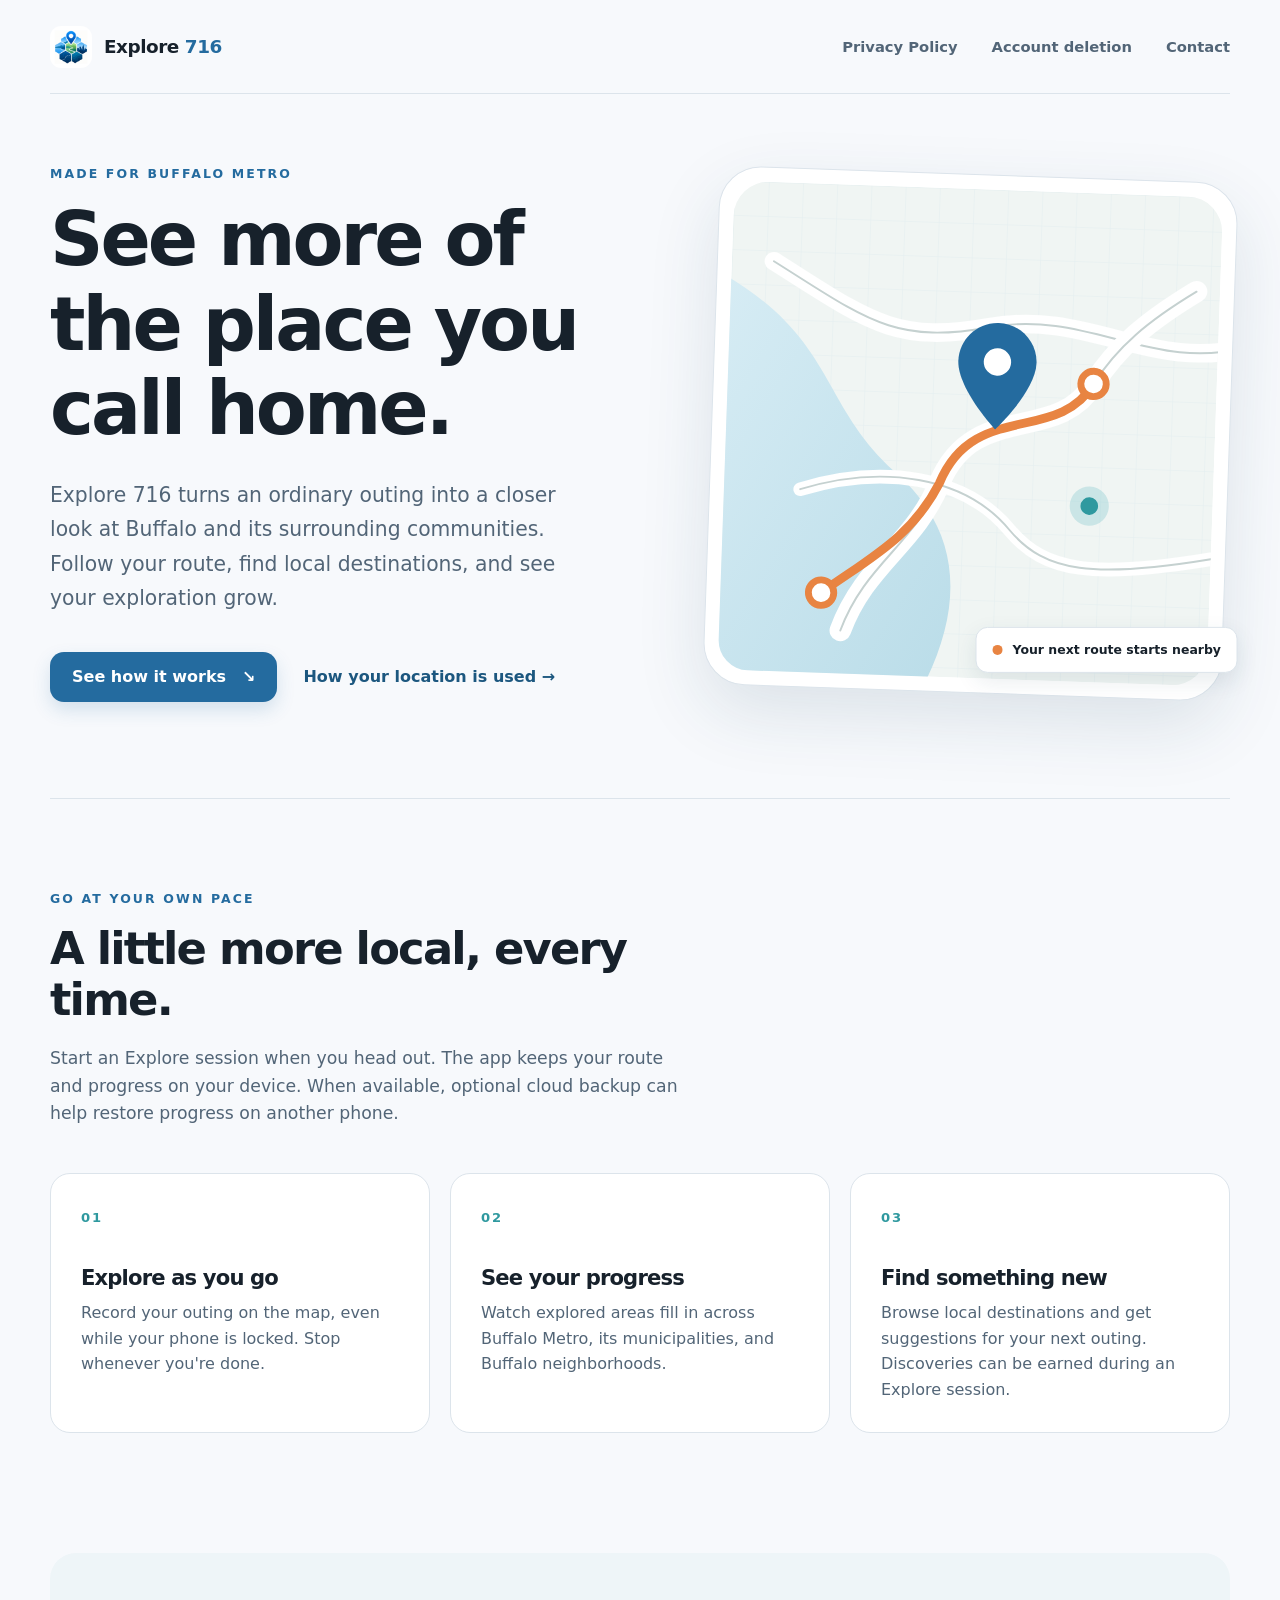
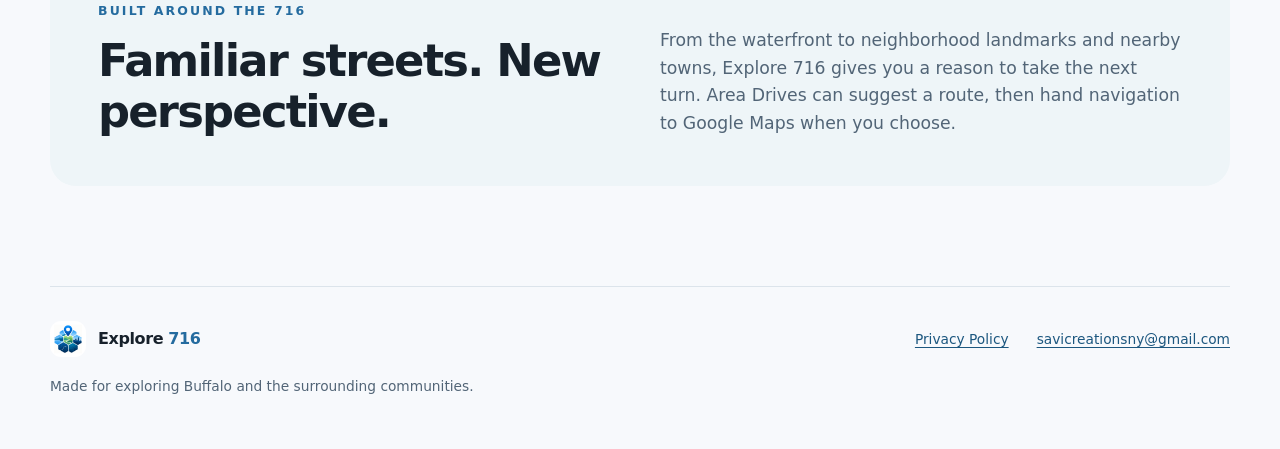
<file: index.html>
<!doctype html>
<html lang="en">
<head>
  <meta charset="utf-8">
  <meta name="viewport" content="width=device-width, initial-scale=1">
  <meta name="theme-color" content="#f7f9fc">
  <meta name="description" content="Explore 716 helps you discover Buffalo and its surrounding communities, record your outings, and see where you've explored.">
  <title>Explore 716 — Get out and see more of Buffalo</title>
  <link rel="icon" type="image/png" href="./assets/explore716-icon.png">
  <link rel="stylesheet" href="./styles.css">
</head>
<body>
  <a class="skip-link" href="#main">Skip to content</a>
  <header class="site-header wrap">
    <a class="brand" href="./" aria-label="Explore 716 home">
      <img src="./assets/explore716-icon.png" width="42" height="42" alt="">
      <span>Explore <strong>716</strong></span>
    </a>
    <nav aria-label="Main navigation">
      <a href="./privacy/">Privacy Policy</a>
      <a href="./account-deletion/">Account deletion</a>
      <a href="mailto:savicreationsny@gmail.com">Contact</a>
    </nav>
  </header>

  <main id="main">
    <section class="hero wrap" aria-labelledby="hero-title">
      <div class="hero-copy">
        <p class="eyebrow">MADE FOR BUFFALO METRO</p>
        <h1 id="hero-title">See more of the place you call home.</h1>
        <p class="hero-lede">Explore 716 turns an ordinary outing into a closer look at Buffalo and its surrounding communities. Follow your route, find local destinations, and see your exploration grow.</p>
        <div class="hero-actions">
          <a class="button button-primary" href="#how-it-works">See how it works <span aria-hidden="true">↘</span></a>
          <a class="text-link" href="./privacy/">How your location is used <span aria-hidden="true">→</span></a>
        </div>
      </div>
      <div class="hero-art" aria-hidden="true">
        <svg viewBox="0 0 500 500" role="presentation">
          <defs>
            <pattern id="grid" width="35" height="35" patternUnits="userSpaceOnUse"><path d="M 35 0 L 0 0 0 35" fill="none" stroke="#dce9ed" stroke-width="1"/></pattern>
            <linearGradient id="water" x1="0" y1="0" x2="1" y2="1"><stop stop-color="#d8edf5"/><stop offset="1" stop-color="#b9dce8"/></linearGradient>
          </defs>
          <rect width="500" height="500" rx="36" fill="#f0f5f3"/>
          <rect width="500" height="500" rx="36" fill="url(#grid)" opacity=".65"/>
          <path d="M-30 85 C110 150 91 222 173 291 C245 349 257 432 195 540 L-30 540Z" fill="url(#water)"/>
          <path d="M43 81 C138 136 168 162 264 141 C368 118 433 183 533 151" fill="none" stroke="#fff" stroke-width="19" stroke-linecap="round"/>
          <path d="M43 81 C138 136 168 162 264 141 C368 118 433 183 533 151" fill="none" stroke="#c5d1d0" stroke-width="2" stroke-linecap="round"/>
          <path d="M124 456 C147 387 196 366 220 302 C252 216 339 258 374 195 C397 156 427 129 476 97" fill="none" stroke="#fff" stroke-width="22" stroke-linecap="round"/>
          <path d="M124 456 C147 387 196 366 220 302 C252 216 339 258 374 195 C397 156 427 129 476 97" fill="none" stroke="#c5d1d0" stroke-width="2" stroke-linecap="round"/>
          <path d="M78 313 C160 285 246 293 294 348 C331 389 381 394 500 370" fill="none" stroke="#fff" stroke-width="14" stroke-linecap="round"/>
          <path d="M78 313 C160 285 246 293 294 348 C331 389 381 394 500 370" fill="none" stroke="#c5d1d0" stroke-width="2" stroke-linecap="round"/>
          <path d="M103 418 C151 381 193 359 220 302 C252 216 339 258 374 195" fill="none" stroke="#e88442" stroke-width="9" stroke-linecap="round" stroke-linejoin="round"/>
          <circle cx="103" cy="418" r="13" fill="#fff" stroke="#e88442" stroke-width="7"/>
          <circle cx="374" cy="195" r="13" fill="#fff" stroke="#e88442" stroke-width="7"/>
          <path d="M275 136 c-22 0-40 18-40 40 0 29 40 69 40 69s40-40 40-69c0-22-18-40-40-40Z" fill="#246b9f"/>
          <circle cx="275" cy="176" r="14" fill="#fff"/>
          <circle cx="374" cy="320" r="20" fill="#43aeb5" opacity=".22"/>
          <circle cx="374" cy="320" r="9" fill="#2f999f"/>
        </svg>
        <div class="art-label"><span class="art-label-dot"></span> Your next route starts nearby</div>
      </div>
    </section>

    <section id="how-it-works" class="section wrap" aria-labelledby="how-title">
      <div class="section-heading">
        <p class="eyebrow">GO AT YOUR OWN PACE</p>
        <h2 id="how-title">A little more local, every time.</h2>
        <p>Start an Explore session when you head out. The app keeps your route and progress on your device. When available, optional cloud backup can help restore progress on another phone.</p>
      </div>
      <div class="feature-grid">
        <article class="feature">
          <span class="feature-number">01</span>
          <h3>Explore as you go</h3>
          <p>Record your outing on the map, even while your phone is locked. Stop whenever you're done.</p>
        </article>
        <article class="feature">
          <span class="feature-number">02</span>
          <h3>See your progress</h3>
          <p>Watch explored areas fill in across Buffalo Metro, its municipalities, and Buffalo neighborhoods.</p>
        </article>
        <article class="feature">
          <span class="feature-number">03</span>
          <h3>Find something new</h3>
          <p>Browse local destinations and get suggestions for your next outing. Discoveries can be earned during an Explore session.</p>
        </article>
      </div>
    </section>

    <section class="callout wrap" aria-labelledby="local-title">
      <div>
        <p class="eyebrow">BUILT AROUND THE 716</p>
        <h2 id="local-title">Familiar streets. New perspective.</h2>
      </div>
      <p>From the waterfront to neighborhood landmarks and nearby towns, Explore 716 gives you a reason to take the next turn. Area Drives can suggest a route, then hand navigation to Google Maps when you choose.</p>
    </section>
  </main>

  <footer class="footer wrap">
    <div class="brand footer-brand"><img src="./assets/explore716-icon.png" width="36" height="36" alt=""><span>Explore <strong>716</strong></span></div>
    <div class="footer-links">
      <a href="./privacy/">Privacy Policy</a>
      <a href="mailto:savicreationsny@gmail.com">savicreationsny@gmail.com</a>
    </div>
    <p>Made for exploring Buffalo and the surrounding communities.</p>
  </footer>
</body>
</html>
</file>
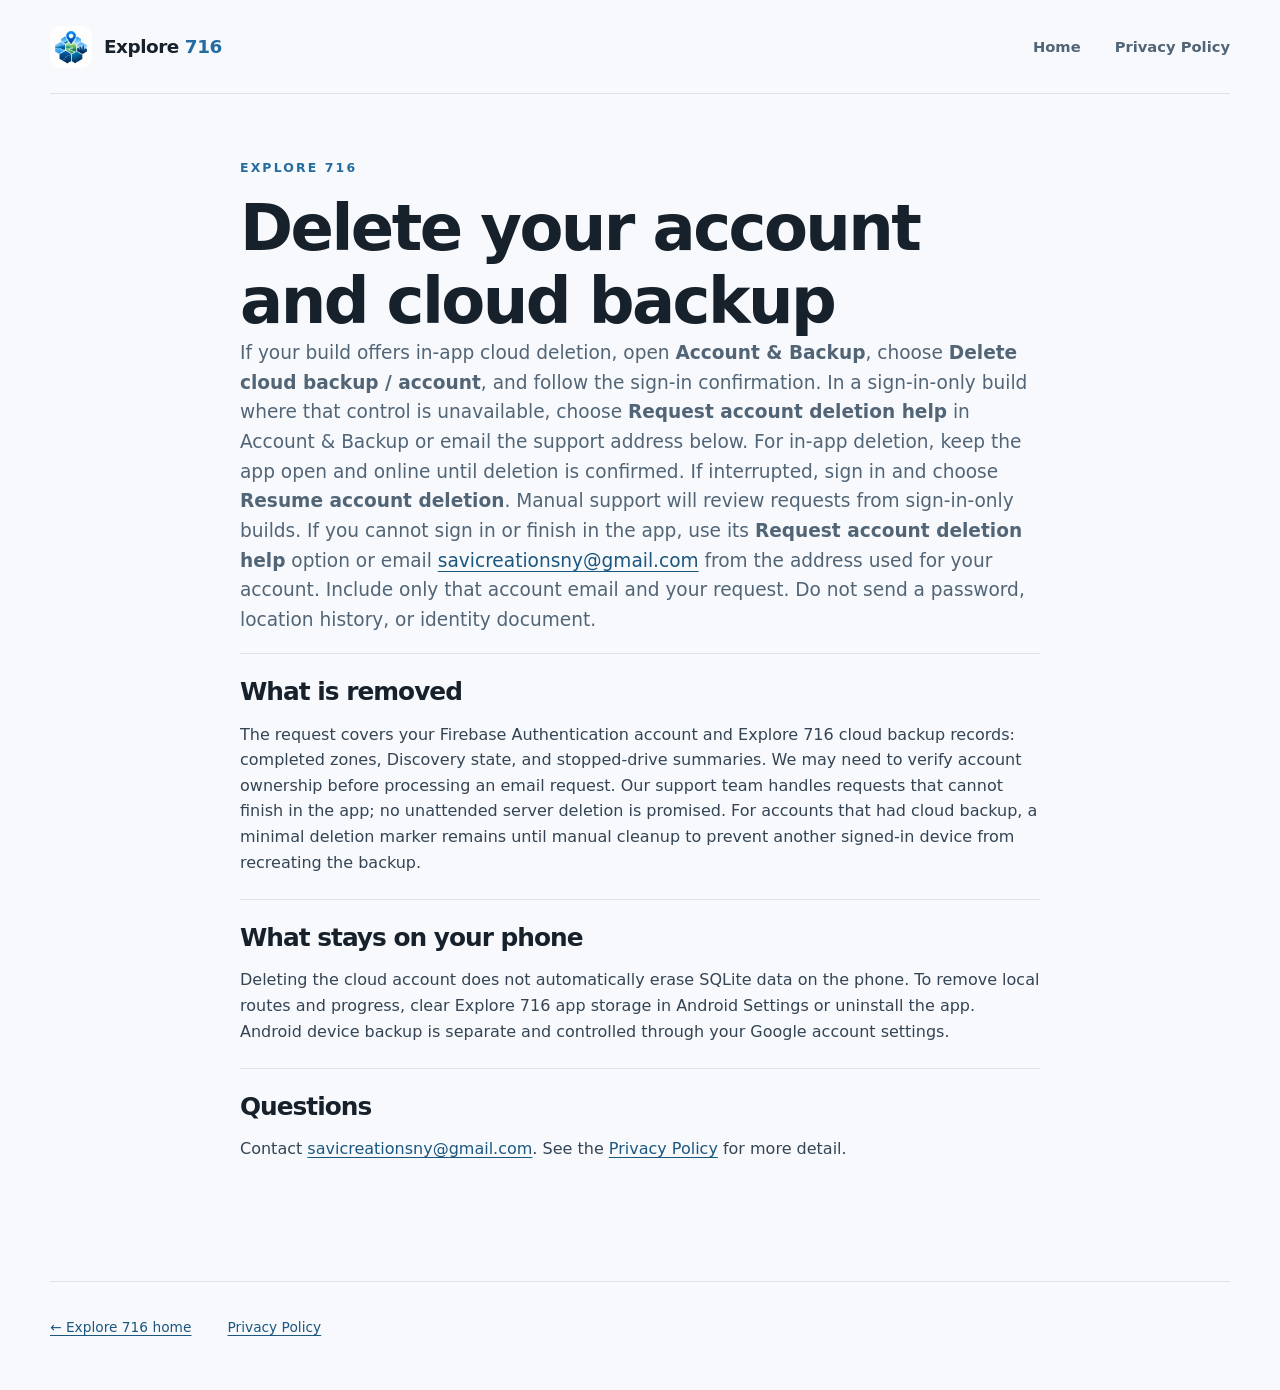
<file: account-deletion/index.html>
<!doctype html>
<html lang="en">
<head>
  <meta charset="utf-8">
  <meta name="viewport" content="width=device-width, initial-scale=1">
  <meta name="theme-color" content="#f7f9fc">
  <meta name="description" content="Request deletion of an Explore 716 account and cloud backup.">
  <title>Account deletion — Explore 716</title>
  <link rel="icon" type="image/png" href="../assets/explore716-icon.png">
  <link rel="stylesheet" href="../styles.css">
</head>
<body>
  <a class="skip-link" href="#main">Skip to content</a>
  <header class="site-header wrap">
    <a class="brand" href="../" aria-label="Explore 716 home">
      <img src="../assets/explore716-icon.png" width="42" height="42" alt="">
      <span>Explore <strong>716</strong></span>
    </a>
    <nav aria-label="Main navigation"><a href="../">Home</a><a href="../privacy/">Privacy Policy</a></nav>
  </header>
  <main id="main" class="policy wrap">
    <p class="eyebrow">EXPLORE 716</p>
    <h1>Delete your account and cloud backup</h1>
    <p class="policy-intro">If your build offers in-app cloud deletion, open <strong>Account &amp; Backup</strong>, choose <strong>Delete cloud backup / account</strong>, and follow the sign-in confirmation. In a sign-in-only build where that control is unavailable, choose <strong>Request account deletion help</strong> in Account &amp; Backup or email the support address below. For in-app deletion, keep the app open and online until deletion is confirmed. If interrupted, sign in and choose <strong>Resume account deletion</strong>. Manual support will review requests from sign-in-only builds. If you cannot sign in or finish in the app, use its <strong>Request account deletion help</strong> option or email <a href="mailto:savicreationsny@gmail.com?subject=Explore%20716%20account%20deletion%20request">savicreationsny@gmail.com</a> from the address used for your account. Include only that account email and your request. Do not send a password, location history, or identity document.</p>
    <section><h2>What is removed</h2><p>The request covers your Firebase Authentication account and Explore 716 cloud backup records: completed zones, Discovery state, and stopped-drive summaries. We may need to verify account ownership before processing an email request. Our support team handles requests that cannot finish in the app; no unattended server deletion is promised. For accounts that had cloud backup, a minimal deletion marker remains until manual cleanup to prevent another signed-in device from recreating the backup.</p></section>
    <section><h2>What stays on your phone</h2><p>Deleting the cloud account does not automatically erase SQLite data on the phone. To remove local routes and progress, clear Explore 716 app storage in Android Settings or uninstall the app. Android device backup is separate and controlled through your Google account settings.</p></section>
    <section><h2>Questions</h2><p>Contact <a href="mailto:savicreationsny@gmail.com">savicreationsny@gmail.com</a>. See the <a href="../privacy/">Privacy Policy</a> for more detail.</p></section>
  </main>
  <footer class="footer wrap"><a href="../">← Explore 716 home</a><a href="../privacy/">Privacy Policy</a></footer>
</body>
</html>
</file>
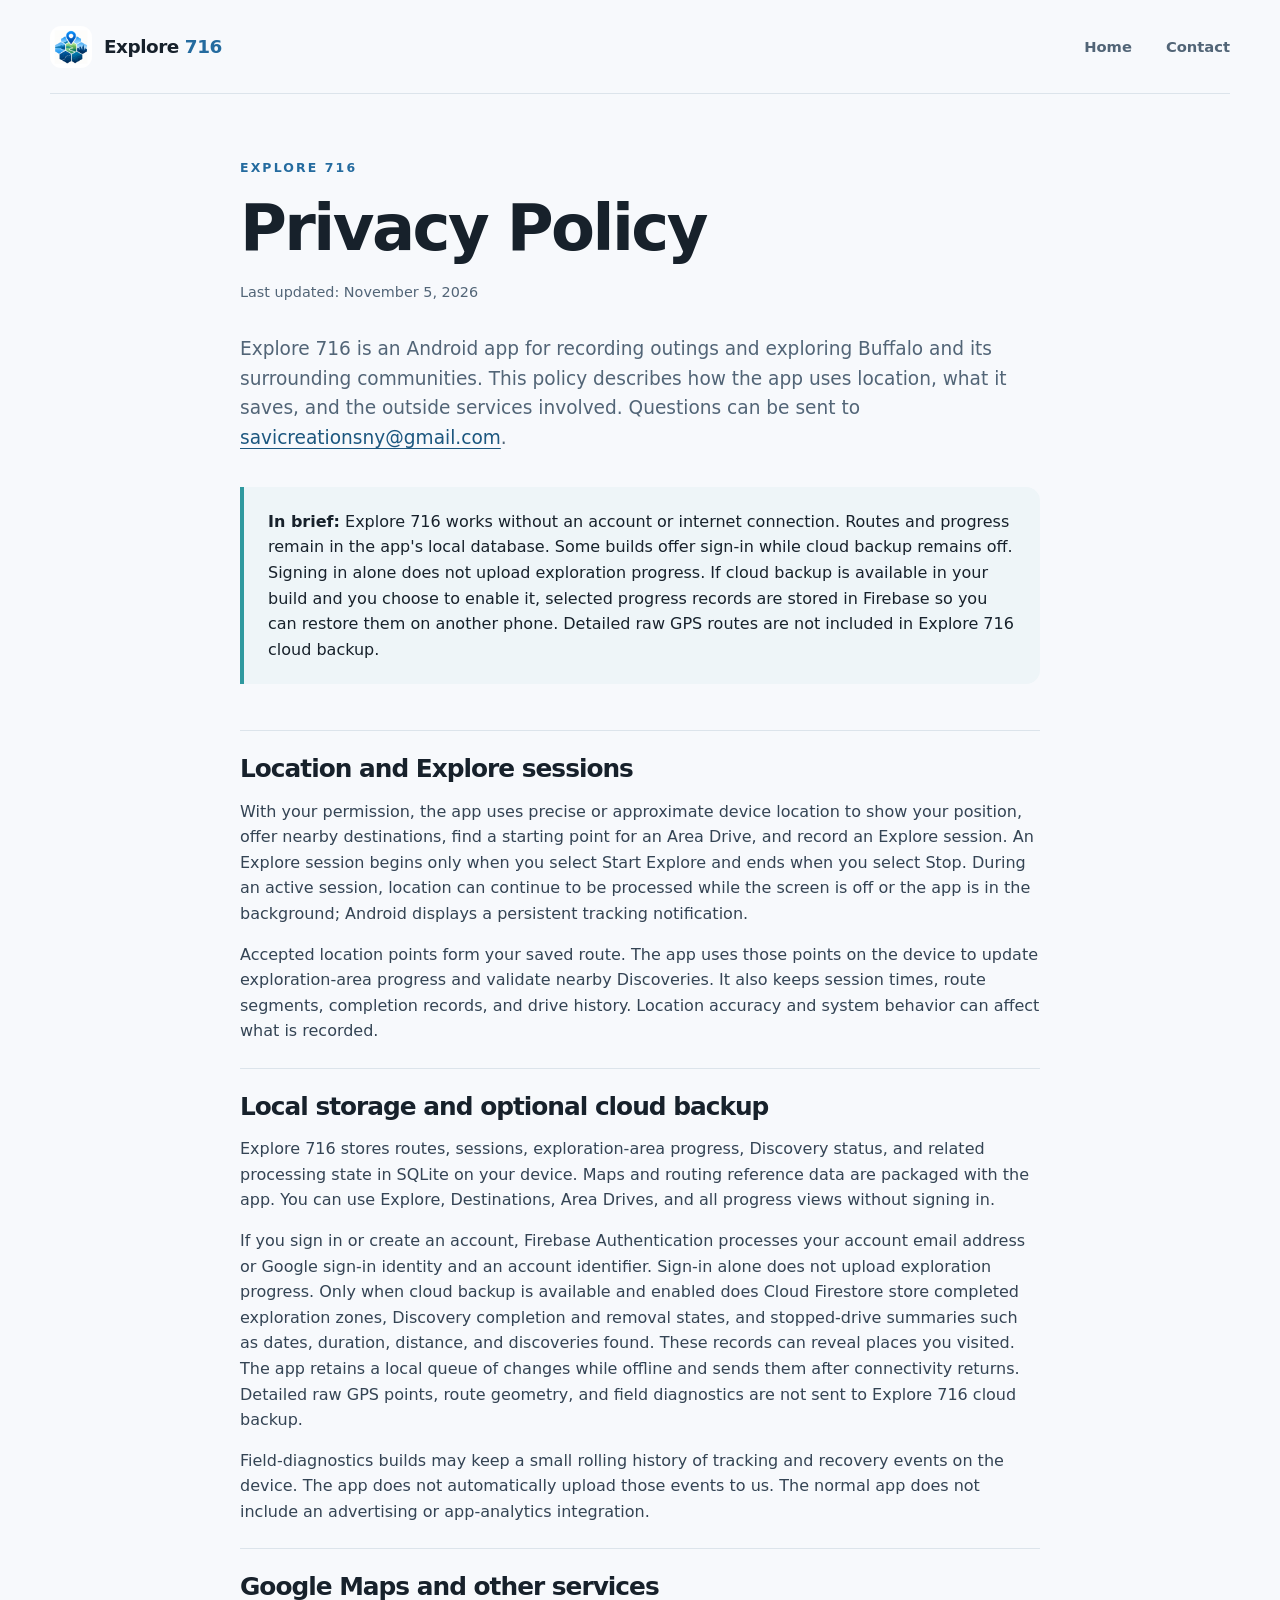
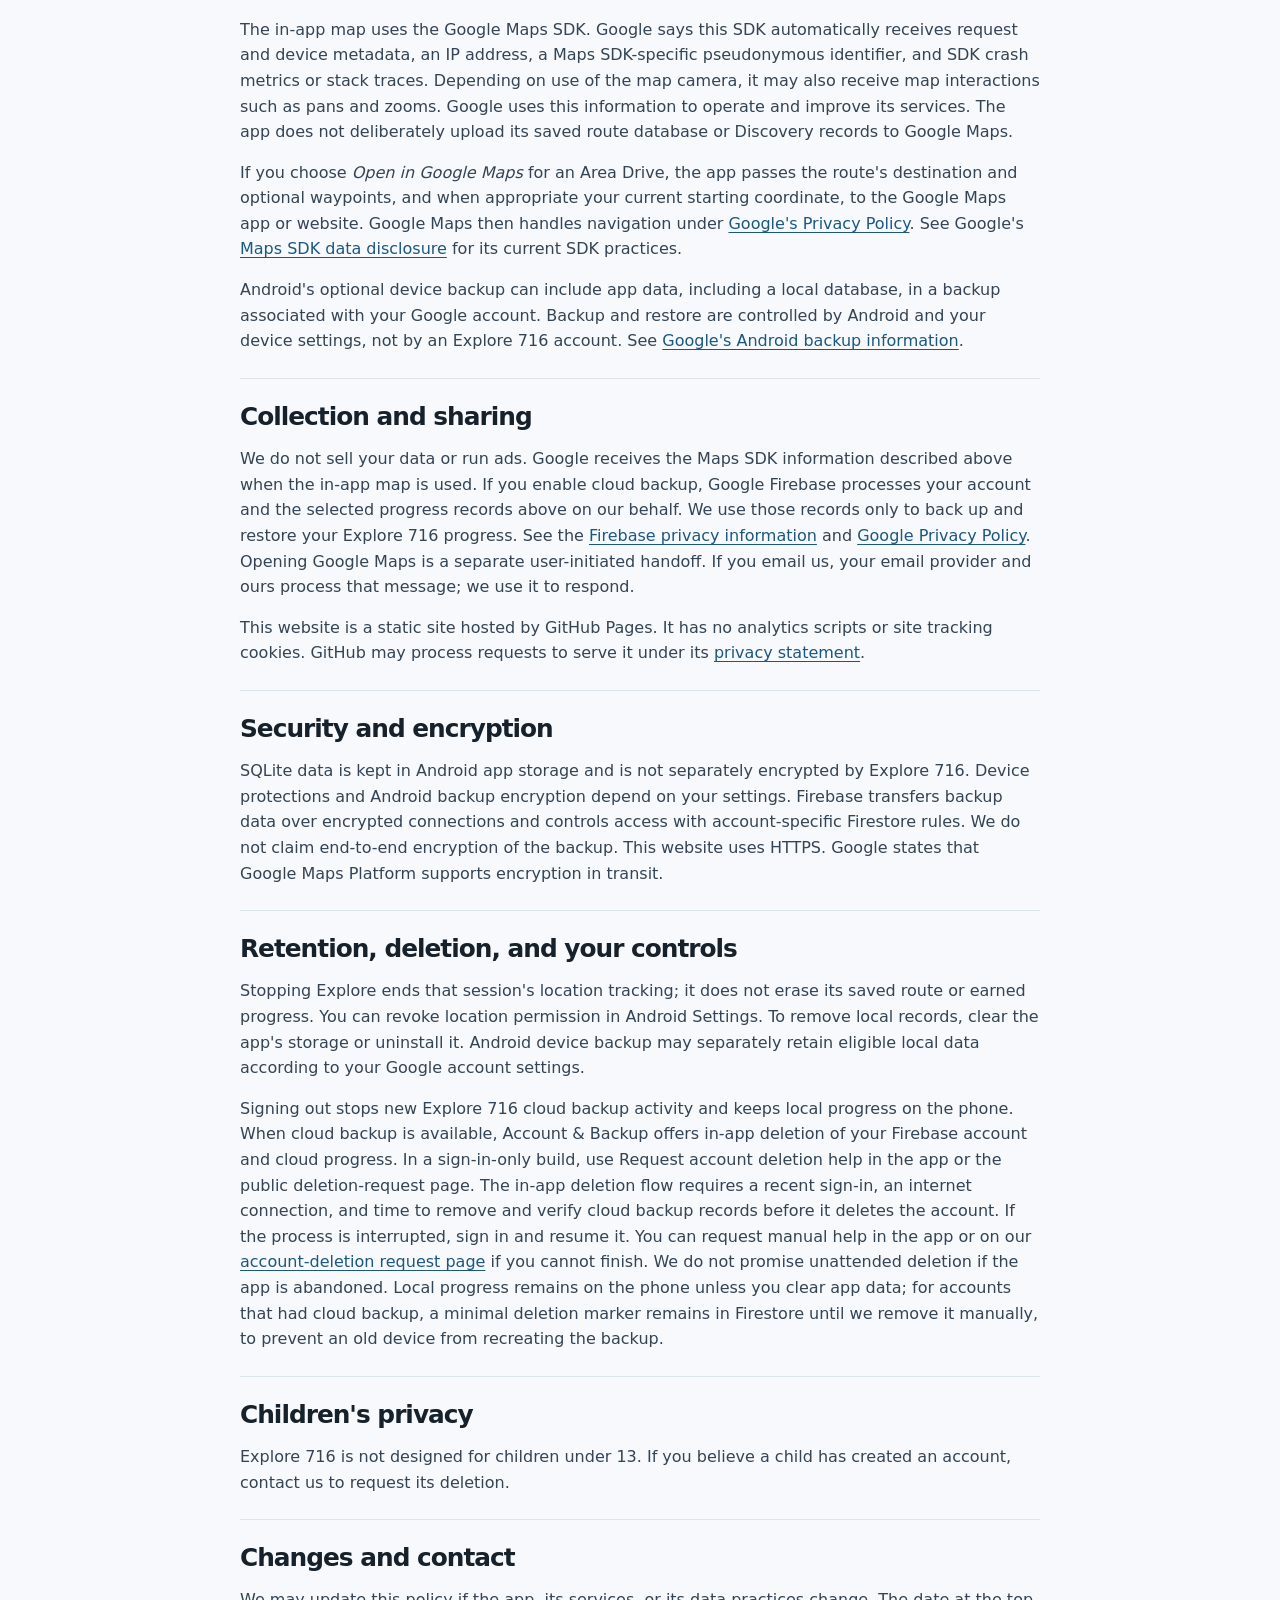
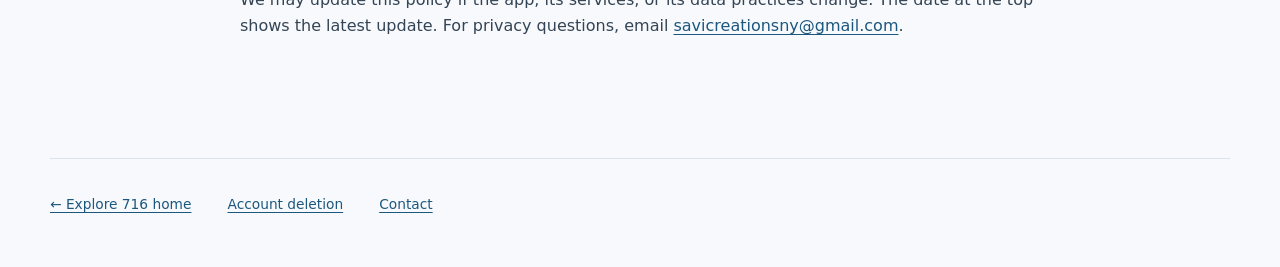
<file: privacy/index.html>
<!doctype html>
<html lang="en">
<head>
  <meta charset="utf-8">
  <meta name="viewport" content="width=device-width, initial-scale=1">
  <meta name="theme-color" content="#f7f9fc">
  <meta name="description" content="Privacy Policy for the Explore 716 Android app.">
  <title>Privacy Policy — Explore 716</title>
  <link rel="icon" type="image/png" href="../assets/explore716-icon.png">
  <link rel="stylesheet" href="../styles.css">
</head>
<body>
  <a class="skip-link" href="#main">Skip to content</a>
  <header class="site-header wrap">
    <a class="brand" href="../" aria-label="Explore 716 home">
      <img src="../assets/explore716-icon.png" width="42" height="42" alt="">
      <span>Explore <strong>716</strong></span>
    </a>
    <nav aria-label="Main navigation">
      <a href="../">Home</a>
      <a href="mailto:savicreationsny@gmail.com">Contact</a>
    </nav>
  </header>

  <main id="main" class="policy wrap">
    <p class="eyebrow">EXPLORE 716</p>
    <h1>Privacy Policy</h1>
    <p class="policy-meta">Last updated: November 5, 2026</p>
    <p class="policy-intro">Explore 716 is an Android app for recording outings and exploring Buffalo and its surrounding communities. This policy describes how the app uses location, what it saves, and the outside services involved. Questions can be sent to <a href="mailto:savicreationsny@gmail.com">savicreationsny@gmail.com</a>.</p>

    <div class="policy-note"><strong>In brief:</strong> Explore 716 works without an account or internet connection. Routes and progress remain in the app's local database. Some builds offer sign-in while cloud backup remains off. Signing in alone does not upload exploration progress. If cloud backup is available in your build and you choose to enable it, selected progress records are stored in Firebase so you can restore them on another phone. Detailed raw GPS routes are not included in Explore 716 cloud backup.</div>

    <section aria-labelledby="location">
      <h2 id="location">Location and Explore sessions</h2>
      <p>With your permission, the app uses precise or approximate device location to show your position, offer nearby destinations, find a starting point for an Area Drive, and record an Explore session. An Explore session begins only when you select Start Explore and ends when you select Stop. During an active session, location can continue to be processed while the screen is off or the app is in the background; Android displays a persistent tracking notification.</p>
      <p>Accepted location points form your saved route. The app uses those points on the device to update exploration-area progress and validate nearby Discoveries. It also keeps session times, route segments, completion records, and drive history. Location accuracy and system behavior can affect what is recorded.</p>
    </section>

    <section aria-labelledby="storage">
      <h2 id="storage">Local storage and optional cloud backup</h2>
      <p>Explore 716 stores routes, sessions, exploration-area progress, Discovery status, and related processing state in SQLite on your device. Maps and routing reference data are packaged with the app. You can use Explore, Destinations, Area Drives, and all progress views without signing in.</p>
      <p>If you sign in or create an account, Firebase Authentication processes your account email address or Google sign-in identity and an account identifier. Sign-in alone does not upload exploration progress. Only when cloud backup is available and enabled does Cloud Firestore store completed exploration zones, Discovery completion and removal states, and stopped-drive summaries such as dates, duration, distance, and discoveries found. These records can reveal places you visited. The app retains a local queue of changes while offline and sends them after connectivity returns. Detailed raw GPS points, route geometry, and field diagnostics are not sent to Explore 716 cloud backup.</p>
      <p>Field-diagnostics builds may keep a small rolling history of tracking and recovery events on the device. The app does not automatically upload those events to us. The normal app does not include an advertising or app-analytics integration.</p>
    </section>

    <section aria-labelledby="third-parties">
      <h2 id="third-parties">Google Maps and other services</h2>
      <p>The in-app map uses the Google Maps SDK. Google says this SDK automatically receives request and device metadata, an IP address, a Maps SDK-specific pseudonymous identifier, and SDK crash metrics or stack traces. Depending on use of the map camera, it may also receive map interactions such as pans and zooms. Google uses this information to operate and improve its services. The app does not deliberately upload its saved route database or Discovery records to Google Maps.</p>
      <p>If you choose <em>Open in Google Maps</em> for an Area Drive, the app passes the route's destination and optional waypoints, and when appropriate your current starting coordinate, to the Google Maps app or website. Google Maps then handles navigation under <a href="https://policies.google.com/privacy">Google's Privacy Policy</a>. See Google's <a href="https://developers.google.com/maps/documentation/android-sdk/play-data-disclosure">Maps SDK data disclosure</a> for its current SDK practices.</p>
      <p>Android's optional device backup can include app data, including a local database, in a backup associated with your Google account. Backup and restore are controlled by Android and your device settings, not by an Explore 716 account. See <a href="https://support.google.com/android/answer/12461238">Google's Android backup information</a>.</p>
    </section>

    <section aria-labelledby="sharing">
      <h2 id="sharing">Collection and sharing</h2>
      <p>We do not sell your data or run ads. Google receives the Maps SDK information described above when the in-app map is used. If you enable cloud backup, Google Firebase processes your account and the selected progress records above on our behalf. We use those records only to back up and restore your Explore 716 progress. See the <a href="https://firebase.google.com/support/privacy">Firebase privacy information</a> and <a href="https://policies.google.com/privacy">Google Privacy Policy</a>. Opening Google Maps is a separate user-initiated handoff. If you email us, your email provider and ours process that message; we use it to respond.</p>
      <p>This website is a static site hosted by GitHub Pages. It has no analytics scripts or site tracking cookies. GitHub may process requests to serve it under its <a href="https://docs.github.com/en/site-policy/privacy-policies/github-general-privacy-statement">privacy statement</a>.</p>
    </section>

    <section aria-labelledby="security">
      <h2 id="security">Security and encryption</h2>
      <p>SQLite data is kept in Android app storage and is not separately encrypted by Explore 716. Device protections and Android backup encryption depend on your settings. Firebase transfers backup data over encrypted connections and controls access with account-specific Firestore rules. We do not claim end-to-end encryption of the backup. This website uses HTTPS. Google states that Google Maps Platform supports encryption in transit.</p>
    </section>

    <section aria-labelledby="retention">
      <h2 id="retention">Retention, deletion, and your controls</h2>
      <p>Stopping Explore ends that session's location tracking; it does not erase its saved route or earned progress. You can revoke location permission in Android Settings. To remove local records, clear the app's storage or uninstall it. Android device backup may separately retain eligible local data according to your Google account settings.</p>
      <p>Signing out stops new Explore 716 cloud backup activity and keeps local progress on the phone. When cloud backup is available, Account &amp; Backup offers in-app deletion of your Firebase account and cloud progress. In a sign-in-only build, use Request account deletion help in the app or the public deletion-request page. The in-app deletion flow requires a recent sign-in, an internet connection, and time to remove and verify cloud backup records before it deletes the account. If the process is interrupted, sign in and resume it. You can request manual help in the app or on our <a href="../account-deletion/">account-deletion request page</a> if you cannot finish. We do not promise unattended deletion if the app is abandoned. Local progress remains on the phone unless you clear app data; for accounts that had cloud backup, a minimal deletion marker remains in Firestore until we remove it manually, to prevent an old device from recreating the backup.</p>
    </section>

    <section aria-labelledby="children">
      <h2 id="children">Children's privacy</h2>
      <p>Explore 716 is not designed for children under 13. If you believe a child has created an account, contact us to request its deletion.</p>
    </section>

    <section aria-labelledby="changes">
      <h2 id="changes">Changes and contact</h2>
      <p>We may update this policy if the app, its services, or its data practices change. The date at the top shows the latest update. For privacy questions, email <a href="mailto:savicreationsny@gmail.com">savicreationsny@gmail.com</a>.</p>
    </section>
  </main>

  <footer class="footer wrap">
    <a href="../">← Explore 716 home</a>
    <a href="../account-deletion/">Account deletion</a>
    <a href="mailto:savicreationsny@gmail.com">Contact</a>
  </footer>
</body>
</html>
</file>
<file: styles.css>
:root {
  color-scheme: light;
  --bg: #f7f9fc;
  --surface: #ffffff;
  --surface-tint: #eef5f8;
  --ink: #17212b;
  --muted: #526577;
  --blue: #246b9f;
  --blue-dark: #1c577f;
  --teal: #2f999f;
  --orange: #e88442;
  --line: #dce4eb;
  font-family: Inter, ui-sans-serif, system-ui, -apple-system, BlinkMacSystemFont, "Segoe UI", sans-serif;
}

* { box-sizing: border-box; }
html { scroll-behavior: smooth; }
body { margin: 0; background: var(--bg); color: var(--ink); line-height: 1.6; }
img, svg { display: block; max-width: 100%; }
a { color: var(--blue-dark); text-underline-offset: .2em; }
a:hover { color: var(--blue); }
a:focus-visible { outline: 3px solid var(--orange); outline-offset: 4px; border-radius: 4px; }
.wrap { width: min(1180px, calc(100% - 48px)); margin-inline: auto; }
.skip-link { position: absolute; top: -100px; left: 16px; z-index: 10; padding: 10px 16px; background: var(--ink); color: #fff; }
.skip-link:focus { top: 12px; }

.site-header { min-height: 94px; display: flex; align-items: center; justify-content: space-between; gap: 24px; border-bottom: 1px solid var(--line); }
.brand { display: inline-flex; align-items: center; gap: 12px; color: var(--ink); text-decoration: none; font-size: 1.15rem; font-weight: 750; letter-spacing: -.025em; white-space: nowrap; }
.brand img { width: 42px; height: 42px; border-radius: 11px; }
.brand strong { color: var(--blue); }
nav { display: flex; flex-wrap: wrap; gap: clamp(14px, 3vw, 34px); align-items: center; }
nav a { color: var(--muted); font-size: .92rem; font-weight: 650; text-decoration: none; }
nav a:hover { color: var(--blue); text-decoration: underline; }

.eyebrow { margin: 0 0 14px; color: var(--blue); font-size: .78rem; font-weight: 800; letter-spacing: .17em; }
h1, h2, h3 { line-height: 1.14; letter-spacing: -.04em; }
h1 { margin: 0; font-size: clamp(2.8rem, 5.8vw, 5.6rem); font-weight: 800; }
h2 { margin: 0; font-size: clamp(2rem, 3.5vw, 3.3rem); }
h3 { margin: 0 0 10px; font-size: 1.32rem; }
p { margin-top: 0; }
.hero { display: grid; grid-template-columns: minmax(0, 1.07fr) minmax(0, .93fr); align-items: center; gap: clamp(32px, 5vw, 76px); min-height: 690px; padding-block: 70px 96px; }
.hero-copy { max-width: 610px; }
.hero-lede { max-width: 540px; margin: 26px 0 0; color: var(--muted); font-size: clamp(1.05rem, 1.65vw, 1.27rem); line-height: 1.7; }
.hero-actions { display: flex; align-items: center; flex-wrap: wrap; gap: 20px 26px; margin-top: 36px; }
.button { min-height: 50px; display: inline-flex; align-items: center; justify-content: center; gap: 16px; padding: 12px 22px; border-radius: 14px; font-weight: 750; text-decoration: none; }
.button-primary { color: #fff; background: var(--blue); box-shadow: 0 8px 18px rgba(36, 107, 159, .17); }
.button-primary:hover { color: #fff; background: var(--blue-dark); }
.text-link { font-weight: 700; text-decoration: none; }
.text-link:hover { text-decoration: underline; }
.hero-art { position: relative; padding: 14px; border: 1px solid var(--line); border-radius: 42px; background: #fff; box-shadow: 0 26px 70px rgba(27, 64, 89, .12); transform: rotate(2deg); }
.hero-art svg { width: 100%; aspect-ratio: 1; border-radius: 30px; }
.art-label { position: absolute; right: -17px; bottom: 24px; display: flex; align-items: center; gap: 10px; padding: 12px 16px; border: 1px solid var(--line); border-radius: 12px; background: #fff; box-shadow: 0 8px 22px rgba(27, 64, 89, .1); color: var(--ink); font-size: .78rem; font-weight: 700; transform: rotate(-2deg); }
.art-label-dot { width: 10px; height: 10px; border-radius: 50%; background: var(--orange); }

.section { padding-block: 90px 120px; border-top: 1px solid var(--line); }
.section-heading { max-width: 650px; }
.section-heading > p:last-child { margin-top: 20px; color: var(--muted); font-size: 1.08rem; }
.feature-grid { display: grid; grid-template-columns: repeat(3, minmax(0, 1fr)); gap: 20px; margin-top: 45px; }
.feature { min-height: 235px; padding: 30px; border: 1px solid var(--line); border-radius: 20px; background: var(--surface); }
.feature-number { display: inline-block; margin-bottom: 38px; color: var(--teal); font-size: .82rem; font-weight: 800; letter-spacing: .14em; }
.feature p { margin: 0; color: var(--muted); }
.callout { display: grid; grid-template-columns: 1fr 1fr; align-items: end; gap: 40px; margin-bottom: 100px; padding: 48px; border-radius: 26px; background: var(--surface-tint); }
.callout p:last-child { margin: 0; color: var(--muted); font-size: 1.08rem; }
.footer { display: flex; align-items: center; flex-wrap: wrap; gap: 18px 36px; padding-block: 34px 52px; border-top: 1px solid var(--line); color: var(--muted); font-size: .86rem; }
.footer-brand { margin-right: auto; font-size: 1rem; }
.footer-brand img { width: 36px; height: 36px; }
.footer-links { display: flex; flex-wrap: wrap; gap: 14px 28px; }
.footer p { flex-basis: 100%; margin: 0; }

.policy { max-width: 800px; padding-block: 64px 95px; }
.policy h1 { font-size: clamp(2.8rem, 5vw, 4.2rem); }
.policy-meta { margin: 16px 0 30px; color: var(--muted); font-size: .9rem; }
.policy-intro { color: var(--muted); font-size: 1.16rem; }
.policy-note { margin-block: 34px 46px; padding: 22px 24px; border-left: 4px solid var(--teal); border-radius: 0 14px 14px 0; background: var(--surface-tint); }
.policy section { padding-block: 24px; border-top: 1px solid var(--line); }
.policy h2 { margin-bottom: 15px; font-size: 1.55rem; }
.policy section p { margin: 0 0 15px; color: #344454; }
.policy section p:last-child { margin-bottom: 0; }
.policy a { overflow-wrap: anywhere; }

@media (max-width: 850px) {
  .hero { grid-template-columns: 1fr; min-height: 0; padding-block: 72px 80px; }
  .hero-copy { max-width: 680px; }
  .hero-art { width: min(540px, 90%); margin-inline: auto; }
  .feature-grid { grid-template-columns: 1fr; }
  .feature { min-height: 0; }
  .feature-number { margin-bottom: 22px; }
  .callout { grid-template-columns: 1fr; gap: 22px; }
}
@media (max-width: 540px) {
  .wrap { width: min(100% - 32px, 1180px); }
  .site-header { min-height: 76px; gap: 14px; }
  .brand { gap: 8px; font-size: 1rem; }
  .brand img { width: 34px; height: 34px; }
  nav { gap: 14px; }
  nav a { font-size: .78rem; }
  .hero { padding-block: 54px 82px; gap: 44px; }
  .hero-lede { margin-top: 20px; }
  .hero-actions { align-items: stretch; flex-direction: column; gap: 16px; }
  .button { width: 100%; }
  .hero-art { width: calc(100% - 14px); }
  .art-label { right: -12px; bottom: -18px; font-size: .7rem; }
  .section { padding-block: 72px 90px; }
  .feature { padding: 24px; }
  .callout { margin-bottom: 72px; padding: 28px 24px; }
  .footer { padding-bottom: 36px; }
  .policy { padding-block: 46px 75px; }
}
@media (prefers-reduced-motion: reduce) {
  html { scroll-behavior: auto; }
}
</file>
